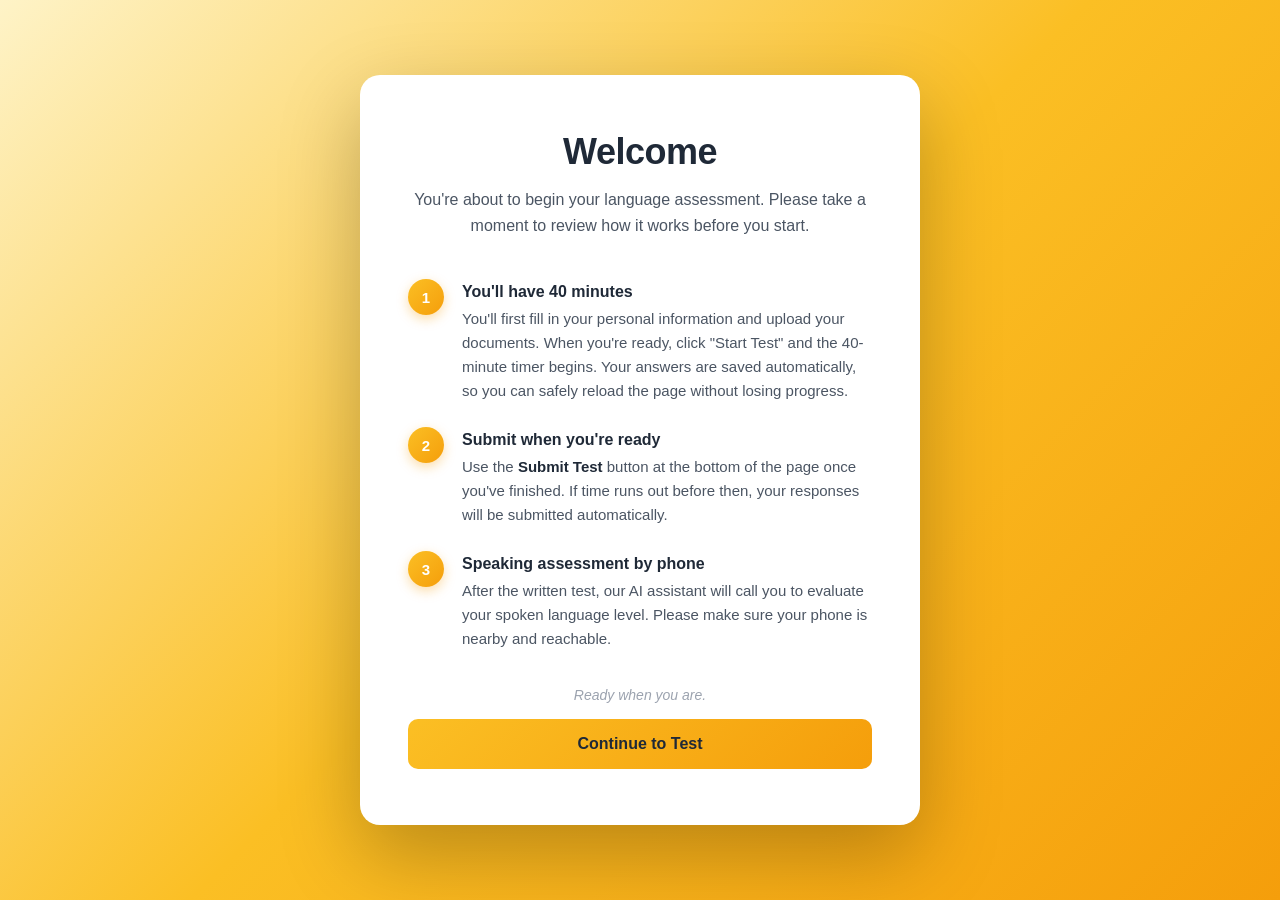
<file: index.html>
<!DOCTYPE html>
<html lang="en">
<head>
  <meta charset="UTF-8">
  <meta name="viewport" content="width=device-width, initial-scale=1.0">
  <title>Welcome — Pexly Language Assessment</title>
  <link rel="stylesheet" href="testquestions.css">
</head>
<body>
  <div class="welcome-card">
    <h1 class="welcome-title">Welcome</h1>
    <p class="welcome-intro">
      You're about to begin your language assessment. Please take a moment to review how it works before you start.
    </p>

    <ol class="welcome-steps">
      <li class="welcome-step">
        <div class="welcome-step-number">1</div>
        <div class="welcome-step-content">
          <h3>You'll have 40 minutes</h3>
          <p>You'll first fill in your personal information and upload your documents. When you're ready, click "Start Test" and the 40-minute timer begins. Your answers are saved automatically, so you can safely reload the page without losing progress.</p>
        </div>
      </li>

      <li class="welcome-step">
        <div class="welcome-step-number">2</div>
        <div class="welcome-step-content">
          <h3>Submit when you're ready</h3>
          <p>Use the <strong>Submit Test</strong> button at the bottom of the page once you've finished. If time runs out before then, your responses will be submitted automatically.</p>
        </div>
      </li>

      <li class="welcome-step">
        <div class="welcome-step-number">3</div>
        <div class="welcome-step-content">
          <h3>Speaking assessment by phone</h3>
          <p>After the written test, our AI assistant will call you to evaluate your spoken language level. Please make sure your phone is nearby and reachable.</p>
        </div>
      </li>
    </ol>

    <p class="welcome-ready">Ready when you are.</p>

    <a href="testquestions.html" class="welcome-button">Continue to Test</a>
  </div>
</body>
</html>
</file>
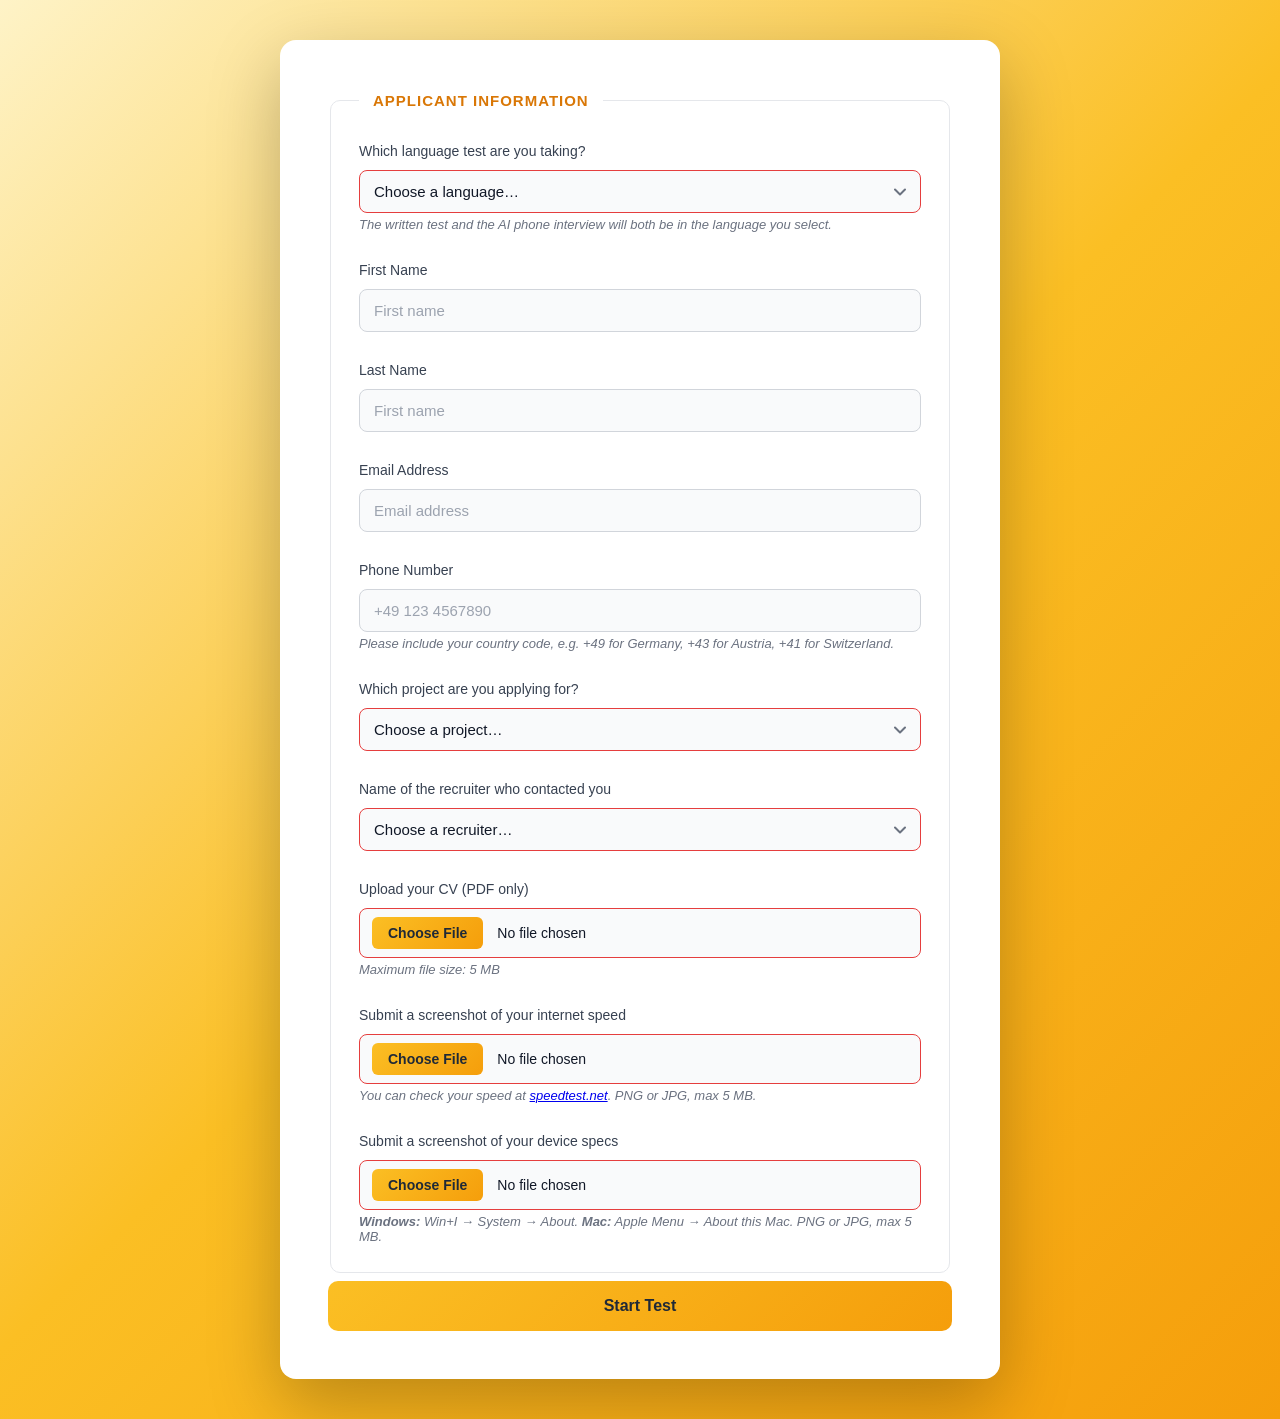
<file: testquestions.html>
<!DOCTYPE html>
<html lang="en">
<head>
  <meta charset="UTF-8">
  <meta name="viewport" content="width=device-width, initial-scale=1.0">
  <title>Pexly Language Test</title>
  <link rel="stylesheet" href="testquestions.css">
</head>
<body>
  <div class="timer js-timer" style="display: none;">40:00</div>

  <form action="" class="js-interview--form">
    <fieldset class="personal-information">
      <legend>Applicant Information</legend>

      <div class="question-container">
        <label for="language" class="question-label">Which language test are you taking?</label>
        <select id="language" class="question-input" required>
          <option value="" disabled selected>Choose a language…</option>
          <option value="de">German</option>
          <option value="es">Spanish</option>
          <option value="fr">French</option>
          <option value="en">English</option>
          <option value="nl">Dutch</option>
          <option value="it">Italian</option>
        </select>
        <p class="field-hint">The written test and the AI phone interview will both be in the language you select.</p>
      </div>

      <div class="question-container">
        <label for="fname" class="question-label">First Name</label>
        <input type="text" placeholder="First name" id="fname" class="question-input" required>
      </div>
      
      <div class="question-container">
        <label for="lname" class="question-label">Last Name</label>
        <input type="text" placeholder="First name" id="lname" class="question-input" required>
      </div>
      
      <div class="question-container">
        <label for="email" class="question-label">Email Address</label>
        <input type="email" id="email" placeholder="Email address" class="question-input" required>
      </div>
      
      <div class="question-container">
        <label for="phonenum" class="question-label">Phone Number</label>
        <input
          type="tel"
          id="phonenum"
          placeholder="+49 123 4567890"
          class="question-input"
          pattern="\+[\d\s\-]{7,20}"
          required
        >
        <p class="field-hint">Please include your country code, e.g. +49 for Germany, +43 for Austria, +41 for Switzerland.</p>
      </div>
      <div class="question-container">
        <label for="project" class="question-label">Which project are you applying for?</label>
        <select id="project" class="question-input" required>
          <option value="" disabled selected>Choose a project…</option>
          <option value="Air Innovations">Air Innovations</option>
          <option value="Apfelkiste">Apfelkiste</option>
          <option value="Autodoc">Autodoc</option>
          <option value="Busbud">Busbud</option>
          <option value="DrSmile (Impress)">DrSmile (Impress)</option>
          <option value="Fama">Fama</option>
          <option value="Geze">Geze</option>
          <option value="Giftcards">Giftcards</option>
          <option value="IL Makiage">IL Makiage</option>
          <option value="MacPaw">MacPaw</option>
          <option value="Maniko Nails">Maniko Nails</option>
          <option value="Methodiq">Methodiq</option>
          <option value="Monat">Monat</option>
          <option value="NOC Team">NOC Team</option>
          <option value="Phoenix">Phoenix</option>
          <option value="Rebuy">Rebuy</option>
          <option value="Rideshare Mechanic">Rideshare Mechanic</option>
          <option value="Shared Team">Shared Team</option>
          <option value="Spoiled Child">Spoiled Child</option>
          <option value="Valo Motion">Valo Motion</option>
        </select>
      </div>

      <div class="question-container">
        <label for="recruiter" class="question-label">Name of the recruiter who contacted you</label>
        <select id="recruiter" class="question-input" required>
          <option value="" disabled selected>Choose a recruiter…</option>
          <option value="Aleksei">Aleksei</option>
          <option value="Diana">Diana</option>
          <option value="Soha">Soha</option>
          <option value="Kiana">Kiana</option>
        </select>
      </div>

      <div class="question-container">
        <label for="cv" class="question-label">Upload your CV (PDF only)</label>
        <input type="file" id="cv" accept="application/pdf,.pdf" class="question-input file-input" required>
        <p class="field-hint">Maximum file size: 5 MB</p>
      </div>

      <div class="question-container">
        <label for="speedScreenshot" class="question-label">Submit a screenshot of your internet speed</label>
        <input
          type="file"
          id="speedScreenshot"
          accept="image/png,image/jpeg,image/jpg,image/webp"
          class="question-input file-input"
          required
        >
        <p class="field-hint">
          You can check your speed at <a href="https://www.speedtest.net/" target="_blank" rel="noopener">speedtest.net</a>. PNG or JPG, max 5 MB.
        </p>
      </div>

      <div class="question-container">
        <label for="deviceScreenshot" class="question-label">Submit a screenshot of your device specs</label>
        <input
          type="file"
          id="deviceScreenshot"
          accept="image/png,image/jpeg,image/jpg,image/webp"
          class="question-input file-input"
          required
        >
        <p class="field-hint">
          <strong>Windows:</strong> Win+I → System → About. <strong>Mac:</strong> Apple Menu → About this Mac. PNG or JPG, max 5 MB.
        </p>
      </div>
    </fieldset>
    <button type="button" class="start-button js-start-button">Start Test</button>

    <div class="js-test-section" style="display: none;">
      <div class="js-language-test language-test"></div>

      <div class="form-message js-form-message" role="status" aria-live="polite"></div>

      <button type="submit" class="submit-button">Submit</button>
    </div>

  </form>

  <script src="scripts/form.js" type="module"></script>
</body>
</html>
</file>
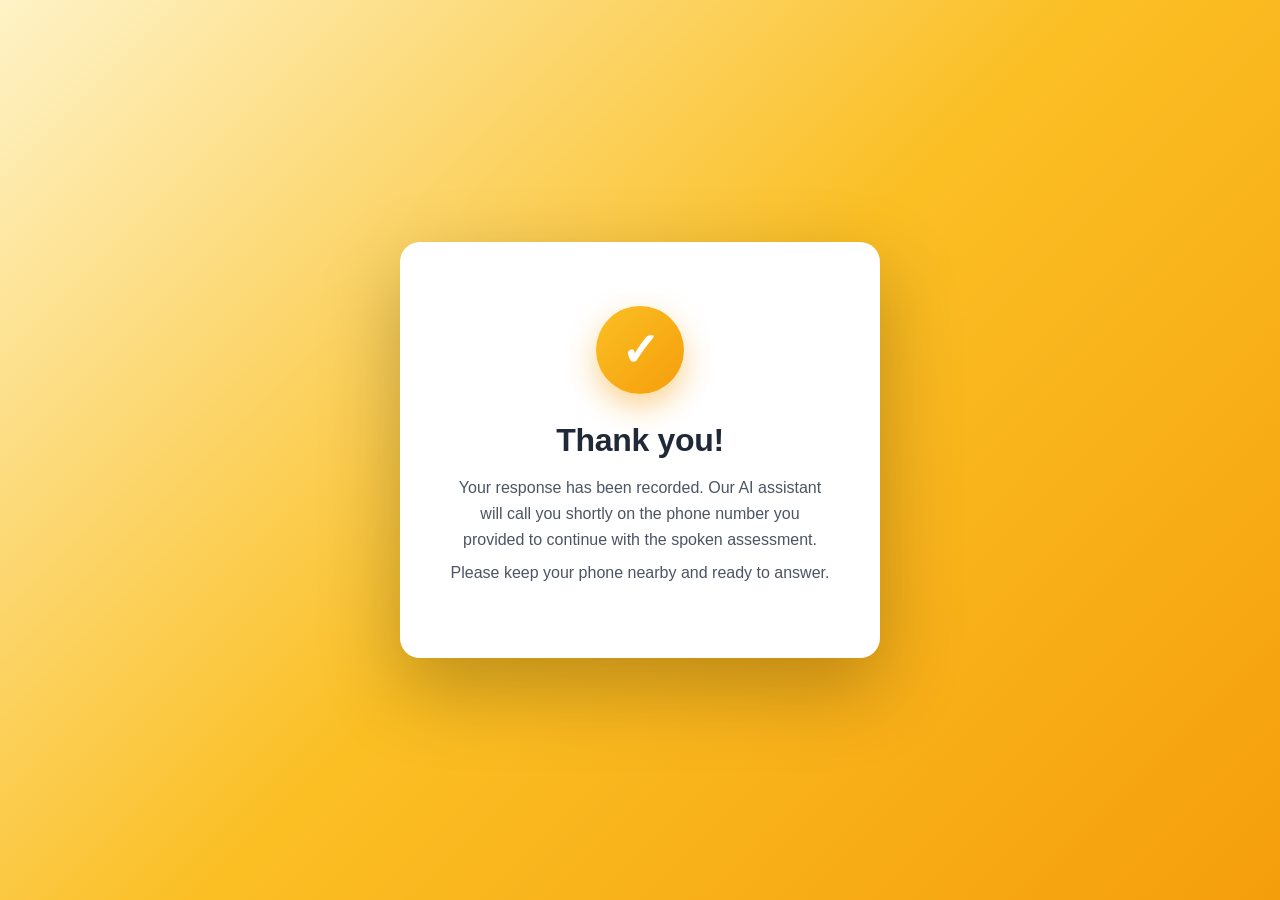
<file: thank-you.html>
<!DOCTYPE html>
<html lang="en">
<head>
  <meta charset="UTF-8">
  <meta name="viewport" content="width=device-width, initial-scale=1.0">
  <title>Thank You — Pexly Language Assessment</title>
  <link rel="stylesheet" href="testquestions.css">
</head>
<body>
  <div class="thank-you-card">
    <div class="thank-you-icon">✓</div>
    <h1 class="js-thank-you-title">Thank you!</h1>
    <p class="js-thank-you-message">
      Your response has been recorded. Our AI assistant will call you shortly on the phone number you provided to continue with the spoken assessment.
    </p>
    <p class="thank-you-subtle">Please keep your phone nearby and ready to answer.</p>
  </div>

  <script>
    const params = new URLSearchParams(window.location.search);
    if (params.get("reason") === "timeout") {
      document.querySelector(".js-thank-you-title").textContent = "Time's up!";
      document.querySelector(".js-thank-you-message").textContent =
        "Your test has been submitted automatically. Our AI assistant will call you shortly on the phone number you provided to continue with the spoken assessment.";
    }
  </script>
</body>
</html>
</file>
<file: testquestions.css>
* {
  box-sizing: border-box;
}

body {
  font-family: -apple-system, BlinkMacSystemFont, "Segoe UI", Roboto, "Helvetica Neue", sans-serif;
  background: linear-gradient(135deg, #fef3c7 0%, #fbbf24 50%, #f59e0b 100%);
  min-height: 100vh;
  margin: 0;
  padding: 40px 20px;
  display: flex;
  justify-content: center;
  align-items: flex-start;
  color: #1f2937;
  -webkit-font-smoothing: antialiased;
}

form {
  background: #ffffff;
  width: 100%;
  max-width: 720px;
  padding: 48px;
  border-radius: 16px;
  box-shadow: 0 25px 70px rgba(0, 0, 0, 0.25);
}

fieldset {
  border: 1px solid #e5e7eb;
  border-radius: 10px;
  padding: 28px;
  margin-bottom: 28px;
}

fieldset:last-of-type {
  margin-bottom: 0;
}

legend {
  padding: 4px 14px;
  font-size: 15px;
  font-weight: 600;
  color: #d97706;            
  text-transform: uppercase;
  letter-spacing: 1px;
  background: #ffffff;
}

.personal-information,
.language-test,
.grammar-section,
.scenario-section {
  display: flex;
  flex-direction: column;
  gap: 28px;
}

.question-container {
  display: flex;
  flex-direction: column;
  gap: 8px;
}

.question-label {
  font-size: 14px;
  font-weight: 500;
  color: #374151;
  line-height: 1.5;
}

.language-test .question-label {
  font-size: 15px;
  color: #1f2937;
  font-weight: 500;
}

.question-input {
  width: 100%;
  padding: 12px 14px;
  font-size: 15px;
  font-family: inherit;
  color: #111827;
  border: 1px solid #d1d5db;
  border-radius: 8px;
  background-color: #f9fafb;
  transition: border-color 0.2s ease, box-shadow 0.2s ease, background-color 0.2s ease;
  outline: none;
}

textarea.question-input {
  min-height: 110px;
  resize: vertical;
  line-height: 1.5;
}

/* --- Select dropdown (language picker) --- */
select.question-input {
  -webkit-appearance: none;
  -moz-appearance: none;
  appearance: none;
  cursor: pointer;
  padding-right: 40px;
  background-image: url("data:image/svg+xml;utf8,<svg xmlns='http://www.w3.org/2000/svg' width='12' height='8' viewBox='0 0 12 8' fill='none'><path d='M1 1.5L6 6.5L11 1.5' stroke='%236b7280' stroke-width='2' stroke-linecap='round' stroke-linejoin='round'/></svg>");
  background-repeat: no-repeat;
  background-position: right 14px center;
}

select.question-input:disabled {
  opacity: 0.6;
  cursor: not-allowed;
  background-color: #f3f4f6;
}

.question-input::placeholder {
  color: #9ca3af;
}

.question-input:hover {
  border-color: #9ca3af;
}

.question-input:focus {
  border-color: #f59e0b;   
  background-color: #ffffff;
  box-shadow: 0 0 0 4px rgba(245, 158, 11, 0.2);  
}

.question-input:invalid:not(:placeholder-shown) {
  border-color: #e53e3e;
}

.submit-button {
  width: 100%;
  padding: 14px 20px;
  font-size: 16px;
  font-weight: 600;
  font-family: inherit;
  color: #1f2937;             
  background: linear-gradient(135deg, #fbbf24 0%, #f59e0b 100%);
  border: none;
  border-radius: 8px;
  cursor: pointer;
  transition: transform 0.15s ease, box-shadow 0.2s ease, opacity 0.2s ease;
  margin-top: 8px;
}

.submit-button:hover {
  box-shadow: 0 10px 25px rgba(245, 158, 11, 0.45);  
  transform: translateY(-1px);
}

.submit-button:active {
  transform: translateY(0);
  opacity: 0.95;
}

.form-message {
  padding: 14px 18px;
  border-radius: 8px;
  font-size: 14px;
  font-weight: 500;
  margin-top: 20px;          
  opacity: 0;
  max-height: 0;
  overflow: hidden;
  transform: translateY(-6px);
  transition: opacity 0.25s ease, transform 0.25s ease, max-height 0.25s ease, padding 0.25s ease;
  padding-top: 0;
  padding-bottom: 0;
}

.form-message.is-visible {
  opacity: 1;
  max-height: 200px;
  transform: translateY(0);
  padding-top: 14px;
  padding-bottom: 14px;
}

.form-message.is-success {
  background-color: #ecfdf5;
  color: #065f46;
  border: 1px solid #a7f3d0;
}

.form-message.is-error {
  background-color: #fef2f2;
  color: #991b1b;
  border: 1px solid #fecaca;
}

.timer {
  position: fixed;
  top: 20px;
  right: 20px;
  z-index: 100;
  background: #ffffff;
  color: #1f2937;
  font-size: 20px;
  font-weight: 700;
  font-variant-numeric: tabular-nums;
  padding: 10px 18px;
  border-radius: 8px;
  box-shadow: 0 10px 30px rgba(0, 0, 0, 0.2);
}

.timer.is-warning {
  color: #b45309;
  background: #fffbeb;
}

.timer.is-critical {
  color: #b91c1c;
  background: #fef2f2;
  animation: pulse 1s ease-in-out infinite;
}

@keyframes pulse {
  0%, 100% { transform: scale(1); }
  50% { transform: scale(1.04); }
}

@media (max-width: 600px) {
  body {
    padding: 20px 12px;
  }

  form {
    padding: 28px 20px;
    border-radius: 12px;
  }

  fieldset {
    padding: 22px 18px;
  }
}

/* --- Thank you page --- */
body:has(.thank-you-card) {
  align-items: center; 
}

.thank-you-card {
  background: #ffffff;
  width: 100%;
  max-width: 480px;
  padding: 64px 48px;
  border-radius: 20px;
  box-shadow: 0 30px 80px rgba(0, 0, 0, 0.25);
  text-align: center;
  animation: fadeUp 0.5s ease-out;
}

@keyframes fadeUp {
  from { opacity: 0; transform: translateY(20px); }
  to   { opacity: 1; transform: translateY(0); }
}

.thank-you-icon {
  width: 88px;
  height: 88px;
  margin: 0 auto 28px;
  border-radius: 50%;
  background: linear-gradient(135deg, #fbbf24 0%, #f59e0b 100%);
  color: #ffffff;
  display: flex;
  align-items: center;
  justify-content: center;
  font-size: 46px;
  font-weight: 700;
  box-shadow: 0 12px 30px rgba(245, 158, 11, 0.45);
  animation: pop 0.6s cubic-bezier(0.34, 1.56, 0.64, 1) 0.2s both;
}

@keyframes pop {
  0%   { transform: scale(0); }
  100% { transform: scale(1); }
}

.thank-you-card h1 {
  font-size: 32px;
  font-weight: 700;
  color: #1f2937;
  margin: 0 0 16px;
  letter-spacing: -0.3px;
}

.thank-you-card p {
  font-size: 16px;
  color: #4b5563;
  line-height: 1.6;
  margin: 0 0 8px;
}

.thank-you-subtle {
  color: #9ca3af;
  font-size: 14px;
  margin-top: 28px;
}

/* --- Welcome page --- */
body:has(.welcome-card) {
  align-items: center;
}

.welcome-card {
  background: #ffffff;
  width: 100%;
  max-width: 560px;
  padding: 56px 48px;
  border-radius: 20px;
  box-shadow: 0 30px 80px rgba(0, 0, 0, 0.25);
  animation: fadeUp 0.5s ease-out;
}

.welcome-title {
  font-size: 36px;
  font-weight: 700;
  color: #1f2937;
  margin: 0 0 14px;
  text-align: center;
  letter-spacing: -0.5px;
}

.welcome-intro {
  font-size: 16px;
  color: #4b5563;
  line-height: 1.65;
  margin: 0 0 40px;
  text-align: center;
}

.welcome-steps {
  list-style: none;
  padding: 0;
  margin: 0 0 36px;
  display: flex;
  flex-direction: column;
  gap: 24px;
}

.welcome-step {
  display: flex;
  gap: 18px;
  align-items: flex-start;
}

.welcome-step-number {
  flex-shrink: 0;
  width: 36px;
  height: 36px;
  border-radius: 50%;
  background: linear-gradient(135deg, #fbbf24 0%, #f59e0b 100%);
  color: #ffffff;
  display: flex;
  align-items: center;
  justify-content: center;
  font-size: 15px;
  font-weight: 700;
  box-shadow: 0 4px 12px rgba(245, 158, 11, 0.35);
}

.welcome-step-content h3 {
  font-size: 16px;
  font-weight: 600;
  color: #1f2937;
  margin: 4px 0 6px;
}

.welcome-step-content p {
  font-size: 15px;
  color: #4b5563;
  line-height: 1.6;
  margin: 0;
}

.welcome-step-content strong {
  color: #1f2937;
  font-weight: 600;
}

.welcome-ready {
  font-size: 14px;
  color: #9ca3af;
  text-align: center;
  margin: 0 0 16px;
  font-style: italic;
}

.welcome-button {
  display: block;
  width: 100%;
  padding: 16px 24px;
  font-size: 16px;
  font-weight: 600;
  font-family: inherit;
  color: #1f2937;
  background: linear-gradient(135deg, #fbbf24 0%, #f59e0b 100%);
  border: none;
  border-radius: 10px;
  cursor: pointer;
  text-align: center;
  text-decoration: none;
  transition: transform 0.15s ease, box-shadow 0.2s ease;
}

.welcome-button:hover {
  box-shadow: 0 10px 25px rgba(245, 158, 11, 0.45);
  transform: translateY(-1px);
}

.welcome-button:active {
  transform: translateY(0);
}

/* --- Multiple-choice options (grammar test) --- */
.options-list {
  display: flex;
  flex-direction: column;
  gap: 8px;
  margin-top: 6px;
}

.option {
  display: flex;
  align-items: center;
  gap: 12px;
  padding: 12px 14px;
  border: 1px solid #d1d5db;
  border-radius: 8px;
  background-color: #f9fafb;
  cursor: pointer;
  font-size: 15px;
  color: #111827;
  line-height: 1.4;
  transition: border-color 0.15s ease, background-color 0.15s ease;
}

.option:hover {
  border-color: #9ca3af;
  background-color: #f3f4f6;
}

.option:has(input:checked) {
  border-color: #f59e0b;
  background-color: #fffbeb;
}

.option input[type="radio"] {
  accent-color: #f59e0b;
  cursor: pointer;
  flex-shrink: 0;
  margin: 0;
}

/* Question label as a <p> instead of <label> needs reset */
.grammar-section .question-label {
  margin: 0 0 4px;
}
.field-hint {
  margin: -4px 0 0;
  font-size: 13px;
  color: #6b7280;
  font-style: italic;
}

/* --- Copy protection on the test section --- */
.language-test {
  user-select: none;
  -webkit-user-select: none;
  -moz-user-select: none;
  -webkit-touch-callout: none;
}

/* Re-enable text selection inside textareas so candidates can edit their own answers */
.language-test textarea {
  user-select: text;
  -webkit-user-select: text;
}

/* --- File input (CV upload) --- */
.file-input {
  padding: 8px 12px;
  cursor: pointer;
  background-color: #f9fafb;
  font-size: 14px;
}

.file-input::file-selector-button {
  margin-right: 14px;
  padding: 8px 16px;
  background: linear-gradient(135deg, #fbbf24 0%, #f59e0b 100%);
  color: #1f2937;
  border: none;
  border-radius: 6px;
  font-family: inherit;
  font-size: 14px;
  font-weight: 600;
  cursor: pointer;
  transition: box-shadow 0.15s ease, transform 0.15s ease;
}

.file-input::file-selector-button:hover {
  box-shadow: 0 4px 10px rgba(245, 158, 11, 0.4);
  transform: translateY(-1px);
}

.form-message.is-info {
  background-color: #eff6ff;
  color: #1e40af;
  border: 1px solid #bfdbfe;
}

.start-button {
  width: 100%;
  padding: 16px 24px;
  font-size: 16px;
  font-weight: 600;
  font-family: inherit;
  color: #1f2937;
  background: linear-gradient(135deg, #fbbf24 0%, #f59e0b 100%);
  border: none;
  border-radius: 10px;
  cursor: pointer;
  text-align: center;
  transition: transform 0.15s ease, box-shadow 0.2s ease;
  margin-top: 8px;
}

.start-button:hover {
  box-shadow: 0 10px 25px rgba(245, 158, 11, 0.45);
  transform: translateY(-1px);
}

.start-button:active {
  transform: translateY(0);
}
</file>
